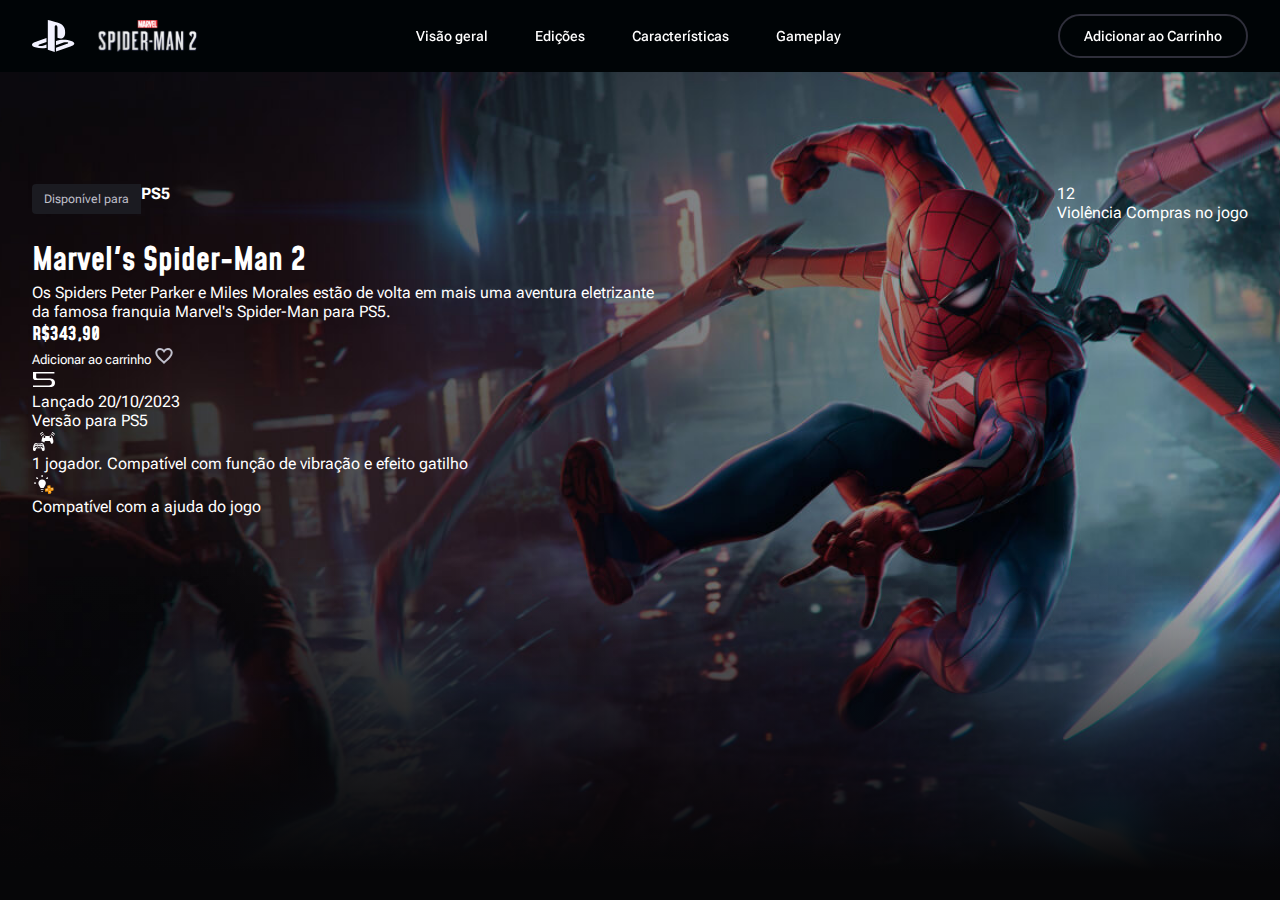
<file: index.html>
<!DOCTYPE html>
<html lang="pt-br">
  <head>
    <link rel="preconnect" href="https://fonts.googleapis.com" />
    <link rel="preconnect" href="https://fonts.gstatic.com" crossorigin />
    <link
      href="https://fonts.googleapis.com/css2?family=Mohave:wght@600;700&family=Roboto+Flex:opsz,wght@8..144,400;8..144,500;8..144,700&display=swap"
      rel="stylesheet"
    />
    <meta charset="UTF-8" />
    <meta name="viewport" content="width=device-width, initial-scale=1.0" />
    <link
      rel="stylesheet"
      href="https://cdn.jsdelivr.net/npm/swiper@11/swiper-bundle.min.css"
    />
    <link rel="stylesheet" href="css/styles.css" />
    <link rel="shortcut icon" href="favicon.png" type="image/x-icon">
    <title>DevProcess - Spider Man</title>
  </head>
  <body>
    <header>
      <div class="container">
        <img src="assets-spider-man-2/logo.svg" class="logo" alt="Logo Spider Man 2" />
        <nav>
          <a href="">Visão geral</a>
          <a href="">Edições</a>
          <a href="">Características</a>
          <a href="">Gameplay</a>
        </nav>
        <button>Adicionar ao Carrinho</button>
      </div>
    </header>

    <section class="s-hero">
      <div class="container">
        <div class="left">
          <div class="platform">
            <span>Disponível para</span>
            <strong>PS5</strong>
          </div>
          <h1>Marvel's Spider-Man 2</h1>
          <p class="description">
            Os Spiders Peter Parker e Miles Morales estão de volta em mais uma
            aventura eletrizante da famosa franquia Marvel's Spider-Man para
            PS5.
          </p>
          <div class="value">
            <h3>R$343,90</h3>
            <div class="btns">
              <button class="btn-cart">Adicionar ao carrinho</button>
              <button class="btn-favorite">
                <img
                  src="assets-spider-man-2/heart.svg"
                  alt="icone de coração"
                />
              </button>
            </div>
          </div>
          <div>
            <ul>
              <li>
                <img src="assets-spider-man-2/icon-ps5.svg" alt="icone-ps5" />
                <p>Lançado 20/10/2023</p>
              </li>
              <li>
                <p>Versão para PS5</p>
              </li>
            </ul>
            <ul>
              <li>
                <img src="assets-spider-man-2/icon-singleplayer.svg" alt="" />
                <p>1 jogador. Compatível com função de vibração e efeito gatilho</p>
              </li>
            </ul>
            <ul>
              <li>
                <img src="assets-spider-man-2/plus.svg" alt="" />
                <p>Compatível com a ajuda do jogo</p>
              </li>
            </ul>
          </div>
        </div>

        <div class="right">
          <span>12</span>
          <p>Violência Compras no jogo</p>
        </div>
      </div>
    </section>

    
  </body>
</html>
</file>
<file: css/styles.css>
* {
    margin: 0;
    padding: 0;
    box-sizing: border-box;
    font-family: "Roboto Flex", sans-serif;
    color: #ffffff;
    
  }
  
   html {
    background: #060608;
  
  }
  
  ul {
    list-style: none;
  }
  
  a {
    text-decoration: none;
  }
  
  img {
    max-width: 100%;
    display: block;
  }
  
  button {
    border: none;
    background-color: transparent;
    cursor: pointer;
  }
  
  h1,
  h2,
  h3,
  h4,
  h5,
  h6 {
    font-family: "Mohave", sans-serif;
  }
  
  .container {
    width: 100%;
    max-width: 1246px;
    margin: 0 auto;
    padding: 0 15px;
  }
  
  /*Header*/
  
  header {
    width: 100%;
    height: 72px;
    display: flex;
    align-items: center;
    position: sticky;
    top: 0;
    background: rgba(0, 4, 7, 0.9); /*faixa preta no header*/
    backdrop-filter: blur(4px); /*efeito esfumaçado atrás do header*/
    z-index: 2023;
  }
  
  header .container {
    display: flex;
    justify-content: space-between;
    align-items: center;
  }
  
  header nav {
    display: flex;
    gap: 47px;
  }
  
  header nav a {
    font-size: 14px;
    font-weight: 500;
    line-height: 150%;
    transition: color .5s ease;
  }
  
  header nav a:hover {
    color: #F55827;
  }
  
  header button {
    border-radius: 32px;
    border: 2px solid var(--gray-dark-05, #2f2f3b);
    padding: 9.5px 24px;
    font-size: 14px;
    font-weight: 500;
    line-height: 150%;
    transition: all .5s ease;
  }
  
  header button:hover{
    background-color: #ffffff;
    color: #101014;
    box-shadow: 0px 0px 0px 3px rgba(255, 255, 255, 0.30);/*primeiro parametro descola sombra pra baixo no eixo y, o segundo no eixo x arrastando pro lado, o terceiro é o blur e o quarto é a grossura da sombra*/
  }
  
  /*Section Herói*/
  .s-hero {
    width: 100%;
    background-image: url("../assets-spider-man-2/bg-hero.jpg");
    background-repeat: no-repeat;
    background-position: center center; /*centraliza no eixo x e y*/
    background-size: cover;
    background-attachment: fixed; /*fixa o background mesmo que a página role*/
    height: 800px;
    padding-top: 112px;
    padding-bottom: 143px;
    position: relative;
  }
  
  /*sombra degrade embaixo*/
  .s-hero:after{
  content: '';
  width: 100%;
  background: linear-gradient(180deg,#060608 0%, rgba(0, 4, 7, 0.00) 100%);
  position: absolute;
  bottom: 0;
  left: 0;
  height: 316px;
  z-index: 2;
  transform: rotate(180deg);
  pointer-events: none;
  }
  
  .s-hero .container {
    display: flex;
    align-items: flex-start;
    justify-content: space-between;
  }
  
  .s-hero .left {
    width: 100%;
    max-width: 622px;
    animation: fadeLeft 1s forwards;
    position: relative;
    z-index: 10;
  }
  
  .s-hero .left .platform {
    display: flex;
    margin-bottom: 24px;
  }
  
  .s-hero .left .platform span {
    color: #c0c0cc;
    font-size: 12px;
    line-height: 150%;
    background: #1b1b21;
    padding: 6px 12px;
    border-radius: 4px 0px 0px 4px;
  }
</file>
